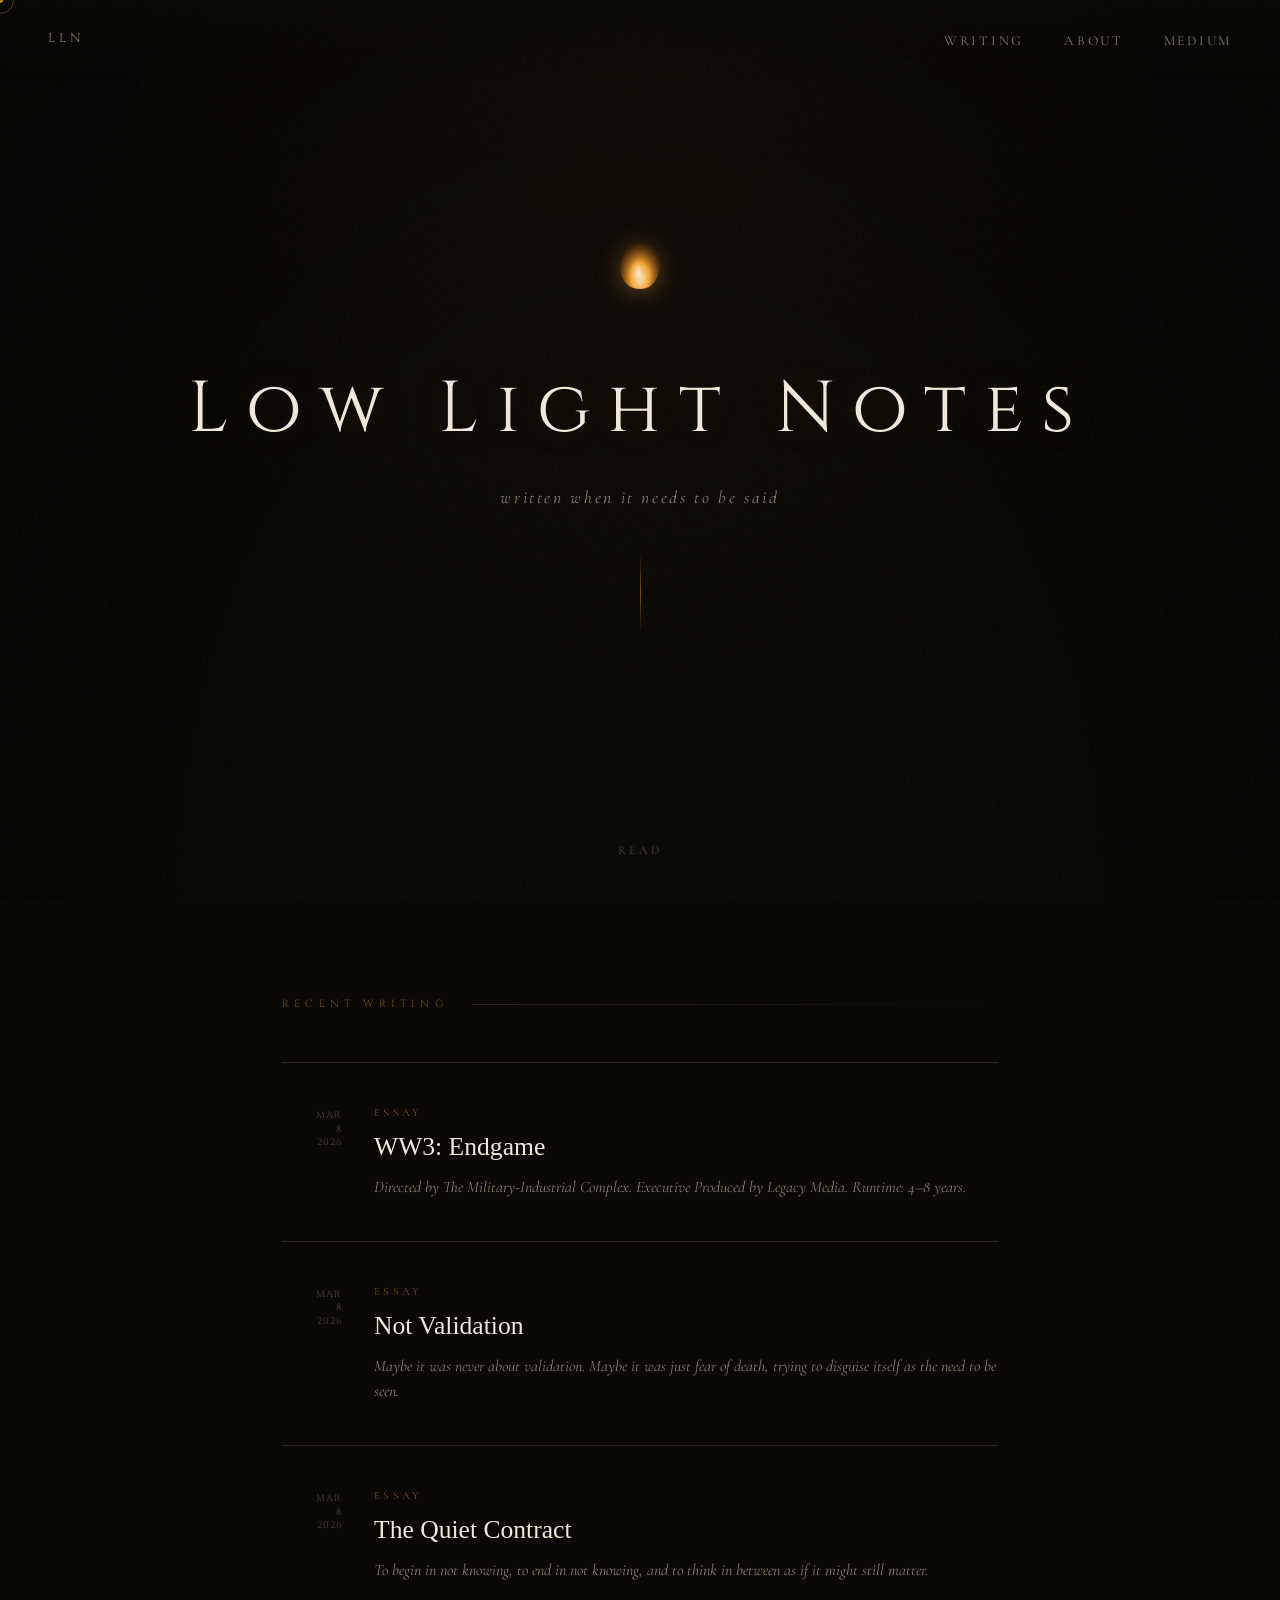
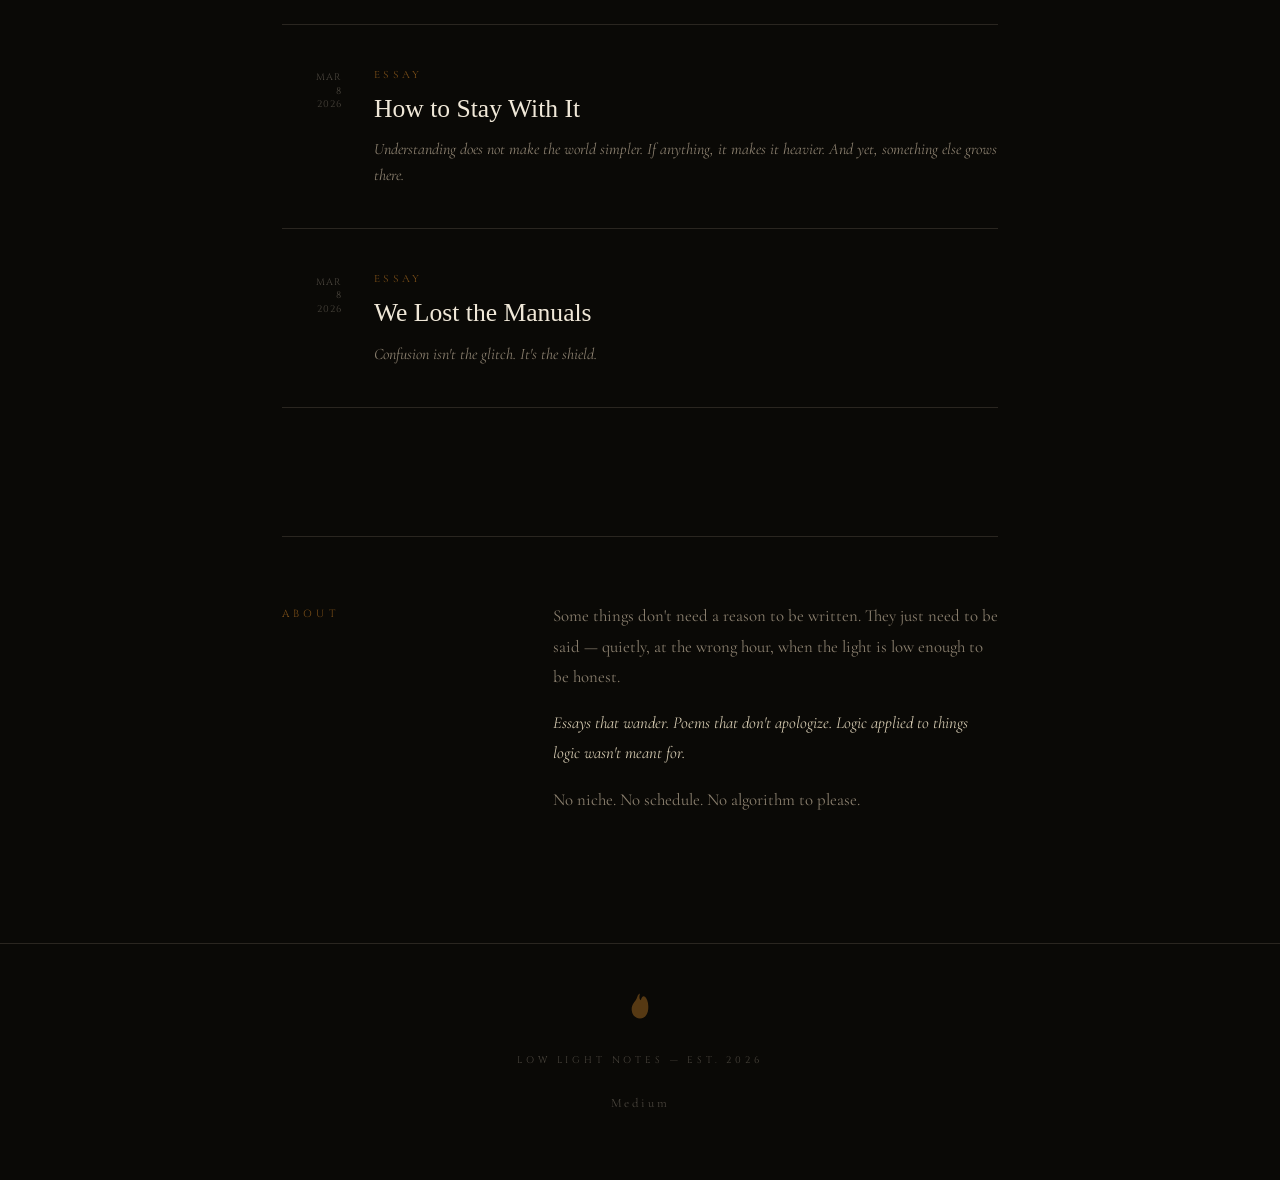
<file: index.html>
<!DOCTYPE html>
<html lang="en">
<head>
  <meta charset="UTF-8">
  <meta name="viewport" content="width=device-width, initial-scale=1.0">
  <title>Low Light Notes</title>
  <link rel="preconnect" href="https://fonts.googleapis.com">
  <link href="https://fonts.googleapis.com/css2?family=Cormorant+Garamond:ital,wght@0,300;0,400;1,300;1,400&family=Cinzel:wght@400;500&family=IM+Fell+English:ital@0;1&display=swap" rel="stylesheet">
  <style>
    *, *::before, *::after { margin: 0; padding: 0; box-sizing: border-box; }

    :root {
      --black: #0a0906;
      --deep: #111009;
      --ember: #c8832a;
      --ember-dim: #7a4e18;
      --ash: #2a2620;
      --smoke: #4a453d;
      --parchment: #d4c9b0;
      --pale: #8a7f6e;
      --cream: #f0e8d8;
    }

    html { scroll-behavior: smooth; }

    body {
      background: var(--black);
      color: var(--parchment);
      font-family: 'Cormorant Garamond', Georgia, serif;
      font-size: 18px;
      line-height: 1.7;
      min-height: 100vh;
      overflow-x: hidden;
      cursor: none;
    }

    /* Custom cursor */
    .cursor {
      position: fixed;
      width: 6px;
      height: 6px;
      background: var(--ember);
      border-radius: 50%;
      pointer-events: none;
      z-index: 9999;
      transition: transform 0.15s ease, opacity 0.3s ease;
      transform: translate(-50%, -50%);
    }
    .cursor-ring {
      position: fixed;
      width: 28px;
      height: 28px;
      border: 1px solid rgba(200, 131, 42, 0.4);
      border-radius: 50%;
      pointer-events: none;
      z-index: 9998;
      transition: transform 0.4s ease, width 0.3s ease, height 0.3s ease, opacity 0.3s ease;
      transform: translate(-50%, -50%);
    }

    /* Grain overlay */
    body::before {
      content: '';
      position: fixed;
      inset: 0;
      background-image: url("data:image/svg+xml,%3Csvg viewBox='0 0 256 256' xmlns='http://www.w3.org/2000/svg'%3E%3Cfilter id='noise'%3E%3CfeTurbulence type='fractalNoise' baseFrequency='0.9' numOctaves='4' stitchTiles='stitch'/%3E%3C/filter%3E%3Crect width='100%25' height='100%25' filter='url(%23noise)' opacity='0.04'/%3E%3C/svg%3E");
      pointer-events: none;
      z-index: 1000;
      opacity: 0.6;
    }

    /* Flame vignette */
    body::after {
      content: '';
      position: fixed;
      inset: 0;
      background: radial-gradient(ellipse at 50% 0%, rgba(200, 131, 42, 0.04) 0%, transparent 60%),
                  radial-gradient(ellipse at 50% 100%, transparent 40%, rgba(0,0,0,0.6) 100%);
      pointer-events: none;
      z-index: 1;
    }

    /* Header */
    header {
      position: relative;
      min-height: 100vh;
      display: flex;
      flex-direction: column;
      align-items: center;
      justify-content: center;
      padding: 4rem 2rem;
      z-index: 2;
    }

    .flame-container {
      position: relative;
      margin-bottom: 3rem;
      opacity: 0;
      animation: fadeUp 1.8s ease forwards 0.3s;
    }

    .flame-svg {
      width: 48px;
      height: 64px;
      filter: drop-shadow(0 0 12px rgba(200, 131, 42, 0.6));
    }

    @keyframes flicker {
      0%, 100% { transform: scaleX(1) scaleY(1) rotate(-0.5deg); filter: drop-shadow(0 0 10px rgba(200,131,42,0.5)); }
      25% { transform: scaleX(0.97) scaleY(1.02) rotate(0.5deg); filter: drop-shadow(0 0 16px rgba(200,131,42,0.7)); }
      50% { transform: scaleX(1.02) scaleY(0.99) rotate(-0.3deg); filter: drop-shadow(0 0 8px rgba(200,131,42,0.4)); }
      75% { transform: scaleX(0.98) scaleY(1.01) rotate(0.4deg); filter: drop-shadow(0 0 14px rgba(200,131,42,0.65)); }
    }

    .flame-svg { animation: flicker 3s ease-in-out infinite; }

    .site-title {
      font-family: 'Cinzel', serif;
      font-size: clamp(2rem, 6vw, 4.5rem);
      font-weight: 400;
      letter-spacing: 0.25em;
      color: var(--cream);
      text-align: center;
      opacity: 0;
      animation: fadeUp 1.8s ease forwards 0.6s;
      text-shadow: 0 0 40px rgba(200, 131, 42, 0.15);
    }

    .site-subtitle {
      font-family: 'Cormorant Garamond', serif;
      font-style: italic;
      font-size: clamp(0.9rem, 2vw, 1.1rem);
      color: var(--pale);
      letter-spacing: 0.15em;
      margin-top: 0.75rem;
      text-align: center;
      opacity: 0;
      animation: fadeUp 1.8s ease forwards 0.9s;
    }

    .divider {
      width: 1px;
      height: 80px;
      background: linear-gradient(to bottom, transparent, var(--ember-dim), transparent);
      margin: 2.5rem auto;
      opacity: 0;
      animation: fadeUp 1.8s ease forwards 1.1s;
    }

    .scroll-hint {
      font-family: 'Cormorant Garamond', serif;
      font-size: 0.75rem;
      letter-spacing: 0.3em;
      text-transform: uppercase;
      color: var(--smoke);
      opacity: 0;
      animation: fadeUp 1.8s ease forwards 1.4s, pulse 3s ease-in-out infinite 2s;
      position: absolute;
      bottom: 2.5rem;
    }

    @keyframes pulse {
      0%, 100% { opacity: 0.4; }
      50% { opacity: 0.8; }
    }

    @keyframes fadeUp {
      from { opacity: 0; transform: translateY(20px); }
      to { opacity: 1; transform: translateY(0); }
    }

    /* Nav */
    nav {
      position: fixed;
      top: 0;
      left: 0;
      right: 0;
      padding: 1.5rem 3rem;
      display: flex;
      justify-content: space-between;
      align-items: center;
      z-index: 100;
      mix-blend-mode: normal;
    }

    nav::after {
      content: '';
      position: absolute;
      inset: 0;
      background: linear-gradient(to bottom, rgba(10,9,6,0.9), transparent);
      z-index: -1;
    }

    .nav-logo {
      font-family: 'Cinzel', serif;
      font-size: 0.8rem;
      letter-spacing: 0.3em;
      color: var(--pale);
      text-decoration: none;
      transition: color 0.3s;
    }
    .nav-logo:hover { color: var(--ember); }

    .nav-links {
      display: flex;
      gap: 2.5rem;
      list-style: none;
    }

    .nav-links a {
      font-family: 'Cormorant Garamond', serif;
      font-size: 0.85rem;
      letter-spacing: 0.2em;
      text-transform: uppercase;
      color: var(--pale);
      text-decoration: none;
      transition: color 0.3s;
      position: relative;
    }

    .nav-links a::after {
      content: '';
      position: absolute;
      bottom: -2px;
      left: 0;
      width: 0;
      height: 1px;
      background: var(--ember);
      transition: width 0.3s ease;
    }

    .nav-links a:hover { color: var(--cream); }
    .nav-links a:hover::after { width: 100%; }

    /* Posts section */
    main {
      position: relative;
      z-index: 2;
      max-width: 780px;
      margin: 0 auto;
      padding: 6rem 2rem 8rem;
    }

    .section-label {
      font-family: 'Cinzel', serif;
      font-size: 0.65rem;
      letter-spacing: 0.5em;
      text-transform: uppercase;
      color: var(--ember-dim);
      margin-bottom: 3rem;
      display: flex;
      align-items: center;
      gap: 1.5rem;
    }

    .section-label::after {
      content: '';
      flex: 1;
      height: 1px;
      background: linear-gradient(to right, var(--ash), transparent);
    }

    /* Post cards */
    .post-list {
      display: flex;
      flex-direction: column;
      gap: 0;
    }

    .post-item {
      display: grid;
      grid-template-columns: 60px 1fr;
      gap: 0 2rem;
      padding: 2.5rem 0;
      border-bottom: 1px solid var(--ash);
      text-decoration: none;
      position: relative;
      transition: background 0.4s;
      cursor: none;
    }

    .post-item::before {
      content: '';
      position: absolute;
      left: -2rem;
      right: -2rem;
      top: 0;
      bottom: 0;
      background: rgba(200, 131, 42, 0.03);
      opacity: 0;
      transition: opacity 0.4s;
    }

    .post-item:hover::before { opacity: 1; }

    .post-item:first-child { border-top: 1px solid var(--ash); }

    .post-date {
      font-family: 'Cinzel', serif;
      font-size: 0.6rem;
      letter-spacing: 0.1em;
      color: var(--smoke);
      text-align: right;
      padding-top: 0.4rem;
      line-height: 1.4;
      transition: color 0.3s;
    }

    .post-item:hover .post-date { color: var(--ember-dim); }

    .post-content { position: relative; }

    .post-tag {
      font-family: 'Cormorant Garamond', serif;
      font-size: 0.7rem;
      letter-spacing: 0.3em;
      text-transform: uppercase;
      color: var(--ember-dim);
      margin-bottom: 0.5rem;
      display: block;
      transition: color 0.3s;
    }

    .post-item:hover .post-tag { color: var(--ember); }

    .post-title {
      font-family: 'IM Fell English', Georgia, serif;
      font-size: clamp(1.2rem, 3vw, 1.6rem);
      font-weight: 400;
      color: var(--cream);
      line-height: 1.3;
      margin-bottom: 0.75rem;
      transition: color 0.3s;
    }

    .post-item:hover .post-title { color: #fff; }

    .post-excerpt {
      font-family: 'Cormorant Garamond', serif;
      font-style: italic;
      font-size: 1rem;
      color: var(--pale);
      line-height: 1.6;
    }

    .post-arrow {
      position: absolute;
      right: 0;
      top: 50%;
      transform: translateY(-50%) translateX(10px);
      opacity: 0;
      color: var(--ember);
      font-size: 1.2rem;
      transition: all 0.3s ease;
    }

    .post-item:hover .post-arrow {
      opacity: 1;
      transform: translateY(-50%) translateX(0);
    }

    /* About section */
    .about-section {
      margin-top: 8rem;
      padding-top: 4rem;
      border-top: 1px solid var(--ash);
      display: grid;
      grid-template-columns: 1fr 2fr;
      gap: 3rem;
      align-start: start;
    }

    .about-label {
      font-family: 'Cinzel', serif;
      font-size: 0.65rem;
      letter-spacing: 0.4em;
      text-transform: uppercase;
      color: var(--ember-dim);
      padding-top: 0.3rem;
    }

    .about-text {
      font-family: 'Cormorant Garamond', serif;
      font-size: 1.05rem;
      color: var(--pale);
      line-height: 1.8;
    }

    .about-text p + p { margin-top: 1rem; }

    .about-text em {
      color: var(--parchment);
      font-style: italic;
    }

    /* Footer */
    footer {
      position: relative;
      z-index: 2;
      text-align: center;
      padding: 3rem 2rem 4rem;
      border-top: 1px solid var(--ash);
    }

    .footer-flame {
      width: 20px;
      height: 28px;
      margin: 0 auto 1.5rem;
      opacity: 0.4;
      animation: flicker 4s ease-in-out infinite;
    }

    .footer-text {
      font-family: 'Cinzel', serif;
      font-size: 0.6rem;
      letter-spacing: 0.4em;
      color: var(--smoke);
      text-transform: uppercase;
    }

    .footer-links {
      display: flex;
      justify-content: center;
      gap: 2rem;
      margin-top: 1rem;
      list-style: none;
    }

    .footer-links a {
      font-family: 'Cormorant Garamond', serif;
      font-size: 0.8rem;
      letter-spacing: 0.2em;
      color: var(--smoke);
      text-decoration: none;
      transition: color 0.3s;
    }

    .footer-links a:hover { color: var(--ember); }

    /* Responsive */
    @media (max-width: 600px) {
      nav { padding: 1.2rem 1.5rem; }
      .nav-links { gap: 1.5rem; }
      .post-item { grid-template-columns: 45px 1fr; gap: 0 1rem; }
      .about-section { grid-template-columns: 1fr; gap: 1rem; }
    }
  </style>
</head>
<body>

  <div class="cursor" id="cursor"></div>
  <div class="cursor-ring" id="cursorRing"></div>

  <nav>
    <a href="index.html" class="nav-logo">LLN</a>
    <ul class="nav-links">
      <li><a href="#writing">Writing</a></li>
      <li><a href="#about">About</a></li>
      <li><a href="https://medium.com/@lowlightnotes" target="_blank">Medium</a></li>
    </ul>
  </nav>

  <header>
    <div class="flame-container">
      <svg class="flame-svg" viewBox="0 0 48 64" fill="none" xmlns="http://www.w3.org/2000/svg">
        <defs>
          <radialGradient id="fg" cx="50%" cy="80%" r="60%">
            <stop offset="0%" stop-color="#ffecd0"/>
            <stop offset="40%" stop-color="#f0a030"/>
            <stop offset="100%" stop-color="#8b3a0a" stop-opacity="0"/>
          </radialGradient>
          <radialGradient id="fg2" cx="50%" cy="70%" r="50%">
            <stop offset="0%" stop-color="#fff5e0" stop-opacity="0.8"/>
            <stop offset="100%" stop-color="#f0a030" stop-opacity="0"/>
          </radialGradient>
        </defs>
        <path d="M24 62 C10 62 4 50 4 40 C4 28 12 22 16 14 C18 10 18 4 24 2 C24 2 20 14 26 18 C28 10 32 6 36 10 C40 14 44 22 44 34 C44 50 38 62 24 62Z" fill="url(#fg)"/>
        <path d="M24 55 C16 55 13 46 14 38 C15 32 19 28 22 24 C22 32 26 34 28 30 C32 36 31 46 24 55Z" fill="url(#fg2)"/>
      </svg>
    </div>

    <h1 class="site-title">Low Light Notes</h1>
    <p class="site-subtitle">written when it needs to be said</p>
    <div class="divider"></div>
    <span class="scroll-hint">Read</span>
  </header>

  <main id="writing">
    <div class="section-label">Recent writing</div>

    <div class="post-list" id="post-list">
      <p style="color:var(--smoke);font-style:italic;padding:2rem 0;">Loading posts...</p>
    </div>

    <div class="about-section" id="about">
      <div class="about-label">About</div>
      <div class="about-text">
        <p>Some things don't need a reason to be written. They just need to be said — quietly, at the wrong hour, when the light is low enough to be honest.</p>
        <p><em>Essays that wander. Poems that don't apologize. Logic applied to things logic wasn't meant for.</em></p>
        <p>No niche. No schedule. No algorithm to please.</p>
      </div>
    </div>
  </main>

  <footer>
    <svg class="footer-flame" viewBox="0 0 48 64" fill="none" xmlns="http://www.w3.org/2000/svg">
      <path d="M24 62 C10 62 4 50 4 40 C4 28 12 22 16 14 C18 10 18 4 24 2 C24 2 20 14 26 18 C28 10 32 6 36 10 C40 14 44 22 44 34 C44 50 38 62 24 62Z" fill="#c8832a"/>
    </svg>
    <p class="footer-text">Low Light Notes &mdash; Est. 2026</p>
    <ul class="footer-links">
      <li><a href="https://medium.com/@lowlightnotes" target="_blank">Medium</a></li>
    </ul>
  </footer>

  <script>
    // Load posts from posts.json
    fetch('posts.json')
      .then(r => r.json())
      .then(posts => {
        const list = document.getElementById('post-list');
        if (!posts.length) { list.innerHTML = '<p style="color:var(--smoke);font-style:italic;padding:2rem 0;">No posts yet.</p>'; return; }
        list.innerHTML = posts.map(p => {
          const d = new Date(p.date);
          const mon = d.toLocaleString('en', {month:'short'}).toUpperCase();
          const day = d.getDate();
          const yr  = d.getFullYear();
          return `
          <a href="posts/${p.slug}.html" class="post-item">
            <div class="post-date">${mon}<br>${day}<br>${yr}</div>
            <div class="post-content">
              <span class="post-tag">${p.tag}</span>
              <h2 class="post-title">${p.title}</h2>
              <p class="post-excerpt">${p.excerpt}</p>
              <span class="post-arrow">→</span>
            </div>
          </a>`;
        }).join('');
      })
      .catch(() => {
        document.getElementById('post-list').innerHTML = '<p style="color:var(--smoke);font-style:italic;padding:2rem 0;">posts.json not found.</p>';
      });

    const cursor = document.getElementById('cursor');
    const ring = document.getElementById('cursorRing');
    let mx = 0, my = 0, rx = 0, ry = 0;

    document.addEventListener('mousemove', e => {
      mx = e.clientX; my = e.clientY;
      cursor.style.left = mx + 'px';
      cursor.style.top = my + 'px';
    });

    function animateRing() {
      rx += (mx - rx) * 0.12;
      ry += (my - ry) * 0.12;
      ring.style.left = rx + 'px';
      ring.style.top = ry + 'px';
      requestAnimationFrame(animateRing);
    }
    animateRing();

    document.querySelectorAll('a').forEach(el => {
      el.addEventListener('mouseenter', () => {
        cursor.style.transform = 'translate(-50%, -50%) scale(2)';
        ring.style.width = '48px';
        ring.style.height = '48px';
        ring.style.borderColor = 'rgba(200,131,42,0.7)';
      });
      el.addEventListener('mouseleave', () => {
        cursor.style.transform = 'translate(-50%, -50%) scale(1)';
        ring.style.width = '28px';
        ring.style.height = '28px';
        ring.style.borderColor = 'rgba(200,131,42,0.4)';
      });
    });
  </script>
<script src="audio.js"></script>
  
</body>
</html>
</file>
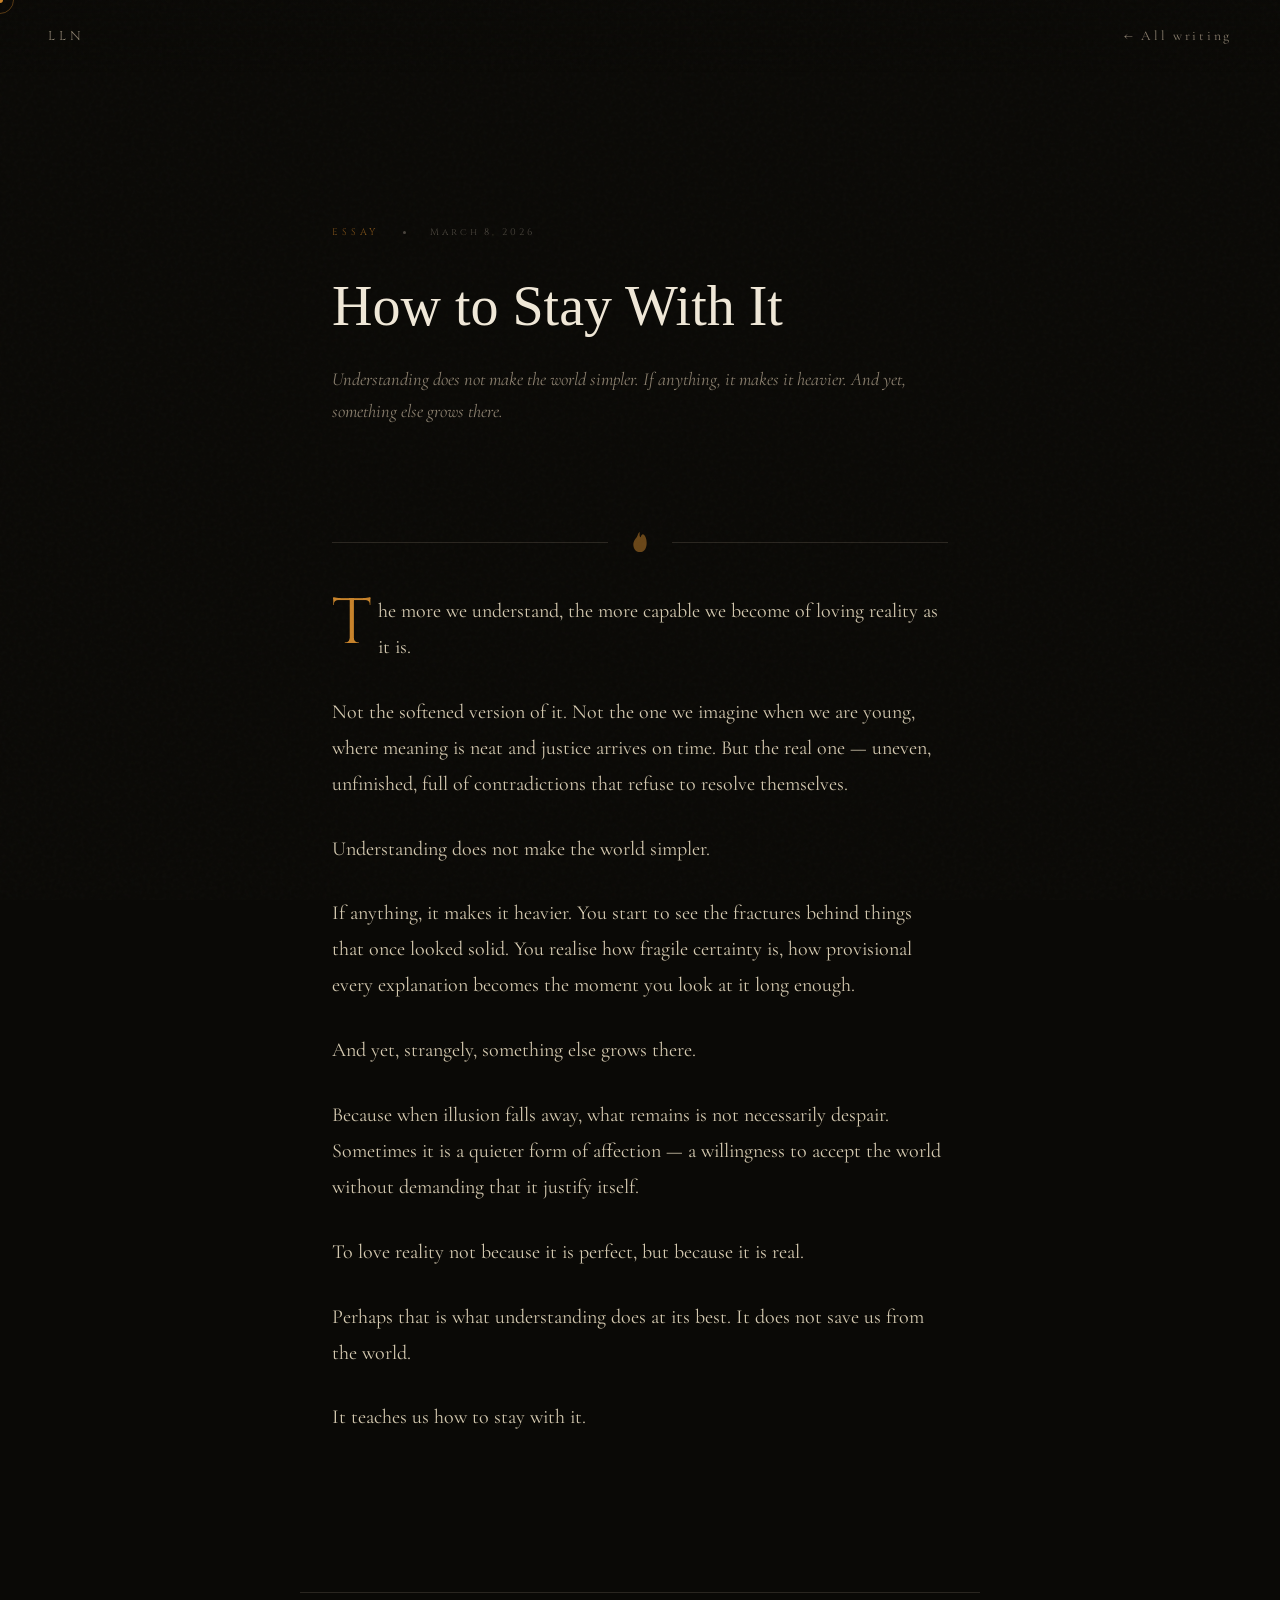
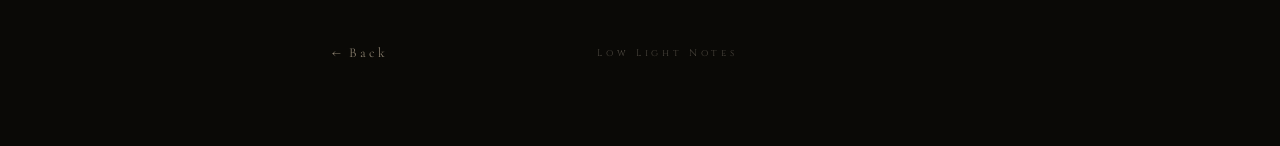
<file: posts/how-to-stay-with-it.html>
<!DOCTYPE html>
<html lang="en">
<head>
  <meta charset="UTF-8">
  <meta name="viewport" content="width=device-width, initial-scale=1.0">
  <title>How to Stay With It — Low Light Notes</title>
  <link rel="preconnect" href="https://fonts.googleapis.com">
  <link href="https://fonts.googleapis.com/css2?family=Cormorant+Garamond:ital,wght@0,300;0,400;1,300;1,400&family=Cinzel:wght@400;500&family=IM+Fell+English:ital@0;1&display=swap" rel="stylesheet">
  <link rel="stylesheet" href="../style.css">
</head>
<body>
  <div class="cursor" id="cursor"></div>
  <div class="cursor-ring" id="cursorRing"></div>
  <nav>
    <a href="../index.html" class="nav-logo">LLN</a>
    <a href="../index.html" class="nav-back">← All writing</a>
  </nav>
  <article>
    <div class="post-hero">
      <div class="post-meta">
        <span class="post-tag">Essay</span>
        <div class="meta-dot"></div>
        <span class="post-date-text">March 8, 2026</span>
      </div>
      <h1>How to Stay With It</h1>
      <p class="post-lede">Understanding does not make the world simpler. If anything, it makes it heavier. And yet, something else grows there.</p>
    </div>
    
    <div class="post-divider">
      <svg class="divider-flame" viewBox="0 0 48 64" fill="none"><path d="M24 62 C10 62 4 50 4 40 C4 28 12 22 16 14 C18 10 18 4 24 2 C24 2 20 14 26 18 C28 10 32 6 36 10 C40 14 44 22 44 34 C44 50 38 62 24 62Z" fill="#c8832a"/></svg>
    </div>
    <div class="post-body">
      <p>The more we understand, the more capable we become of loving reality as it is.</p>
<p>Not the softened version of it. Not the one we imagine when we are young, where meaning is neat and justice arrives on time. But the real one — uneven, unfinished, full of contradictions that refuse to resolve themselves.</p>
<p>Understanding does not make the world simpler.</p>
<p>If anything, it makes it heavier. You start to see the fractures behind things that once looked solid. You realise how fragile certainty is, how provisional every explanation becomes the moment you look at it long enough.</p>
<p>And yet, strangely, something else grows there.</p>
<p>Because when illusion falls away, what remains is not necessarily despair. Sometimes it is a quieter form of affection — a willingness to accept the world without demanding that it justify itself.</p>
<p>To love reality not because it is perfect, but because it is real.</p>
<p>Perhaps that is what understanding does at its best. It does not save us from the world.</p>
<p>It teaches us how to stay with it.</p>
    </div>
  </article>
  <div class="post-footer">
    <a href="../index.html">← Back</a>
    <span class="post-footer-title">Low Light Notes</span>
    <span></span>
  </div>
  <script>
    const cursor = document.getElementById('cursor');
    const ring = document.getElementById('cursorRing');
    let mx=0,my=0,rx=0,ry=0;
    document.addEventListener('mousemove',e=>{mx=e.clientX;my=e.clientY;cursor.style.left=mx+'px';cursor.style.top=my+'px';});
    function animateRing(){rx+=(mx-rx)*0.12;ry+=(my-ry)*0.12;ring.style.left=rx+'px';ring.style.top=ry+'px';requestAnimationFrame(animateRing);}
    animateRing();
  </script>
<script src="../audio.js"></script>
</body>
</html>
</file>
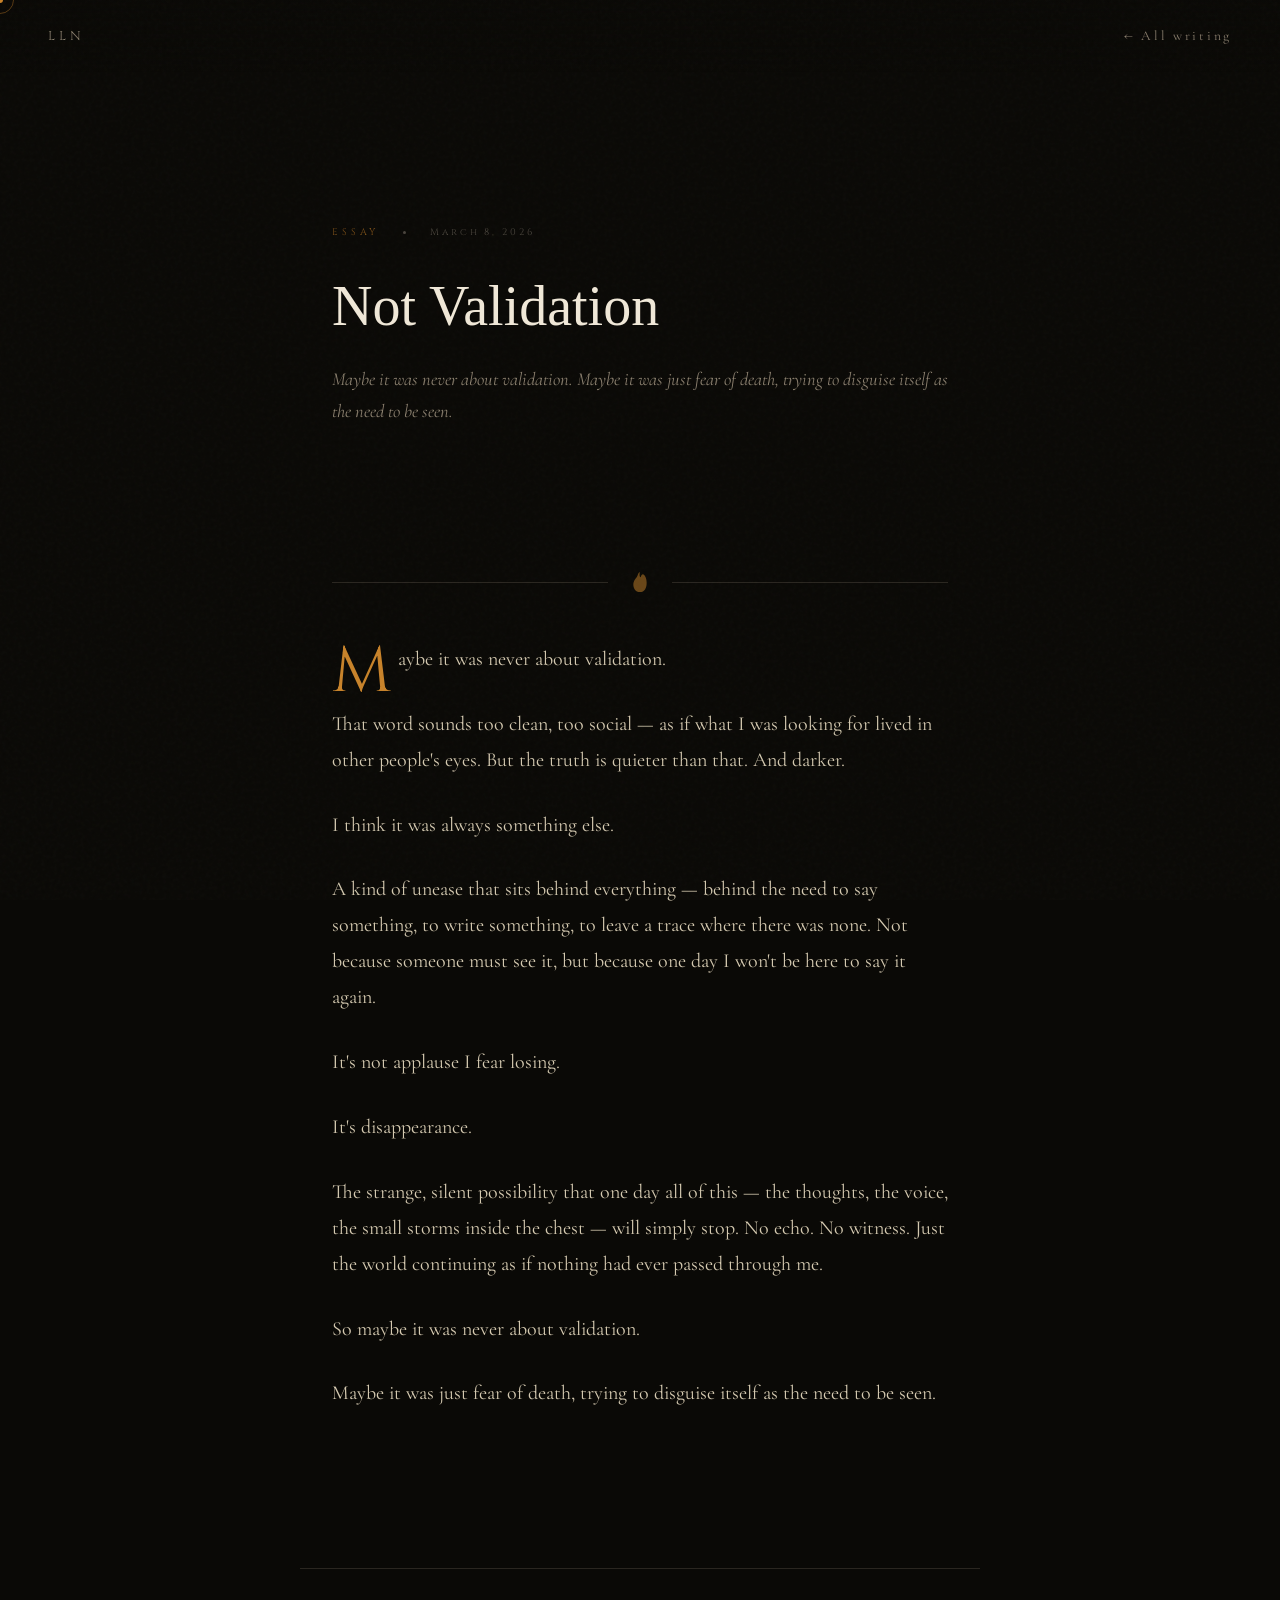
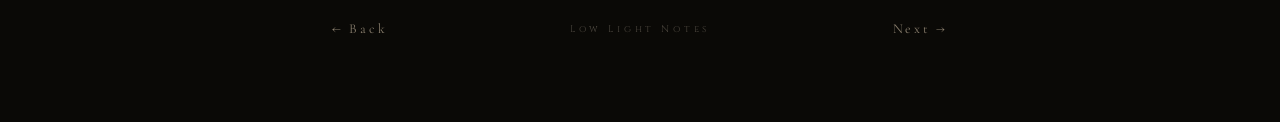
<file: posts/not-validation.html>
<!DOCTYPE html>
<html lang="en">
<head>
  <meta charset="UTF-8">
  <meta name="viewport" content="width=device-width, initial-scale=1.0">
  <title>Not Validation — Low Light Notes</title>
  <link rel="preconnect" href="https://fonts.googleapis.com">
  <link href="https://fonts.googleapis.com/css2?family=Cormorant+Garamond:ital,wght@0,300;0,400;1,300;1,400&family=Cinzel:wght@400;500&family=IM+Fell+English:ital@0;1&display=swap" rel="stylesheet">
  <style>
    *, *::before, *::after { margin: 0; padding: 0; box-sizing: border-box; }

    :root {
      --black: #0a0906;
      --deep: #111009;
      --ember: #c8832a;
      --ember-dim: #7a4e18;
      --ash: #2a2620;
      --smoke: #4a453d;
      --parchment: #d4c9b0;
      --pale: #8a7f6e;
      --cream: #f0e8d8;
    }

    html { scroll-behavior: smooth; }

    body {
      background: var(--black);
      color: var(--parchment);
      font-family: 'Cormorant Garamond', Georgia, serif;
      font-size: 20px;
      line-height: 1.8;
      min-height: 100vh;
      overflow-x: hidden;
      cursor: none;
    }

    .cursor {
      position: fixed;
      width: 6px; height: 6px;
      background: var(--ember);
      border-radius: 50%;
      pointer-events: none;
      z-index: 9999;
      transition: transform 0.15s ease;
      transform: translate(-50%, -50%);
    }
    .cursor-ring {
      position: fixed;
      width: 28px; height: 28px;
      border: 1px solid rgba(200, 131, 42, 0.4);
      border-radius: 50%;
      pointer-events: none;
      z-index: 9998;
      transition: transform 0.4s ease, width 0.3s, height 0.3s;
      transform: translate(-50%, -50%);
    }

    body::before {
      content: '';
      position: fixed;
      inset: 0;
      background-image: url("data:image/svg+xml,%3Csvg viewBox='0 0 256 256' xmlns='http://www.w3.org/2000/svg'%3E%3Cfilter id='noise'%3E%3CfeTurbulence type='fractalNoise' baseFrequency='0.9' numOctaves='4' stitchTiles='stitch'/%3E%3C/filter%3E%3Crect width='100%25' height='100%25' filter='url(%23noise)' opacity='0.04'/%3E%3C/svg%3E");
      pointer-events: none;
      z-index: 1000;
      opacity: 0.6;
    }

    /* Nav */
    nav {
      position: fixed;
      top: 0; left: 0; right: 0;
      padding: 1.5rem 3rem;
      display: flex;
      justify-content: space-between;
      align-items: center;
      z-index: 100;
    }
    nav::after {
      content: '';
      position: absolute;
      inset: 0;
      background: linear-gradient(to bottom, rgba(10,9,6,0.95), transparent);
      z-index: -1;
    }
    .nav-logo {
      font-family: 'Cinzel', serif;
      font-size: 0.8rem;
      letter-spacing: 0.3em;
      color: var(--pale);
      text-decoration: none;
      transition: color 0.3s;
    }
    .nav-logo:hover { color: var(--ember); }
    .nav-back {
      font-family: 'Cormorant Garamond', serif;
      font-size: 0.85rem;
      letter-spacing: 0.2em;
      color: var(--pale);
      text-decoration: none;
      transition: color 0.3s;
      display: flex;
      align-items: center;
      gap: 0.5rem;
    }
    .nav-back:hover { color: var(--cream); }

    /* Hero */
    .post-hero {
      padding: 14rem 2rem 6rem;
      max-width: 680px;
      margin: 0 auto;
      position: relative;
      z-index: 2;
    }

    .post-meta {
      display: flex;
      align-items: center;
      gap: 1.5rem;
      margin-bottom: 2rem;
      opacity: 0;
      animation: fadeUp 1.2s ease forwards 0.2s;
    }

    .post-tag {
      font-family: 'Cinzel', serif;
      font-size: 0.6rem;
      letter-spacing: 0.4em;
      text-transform: uppercase;
      color: var(--ember-dim);
    }

    .meta-dot {
      width: 3px; height: 3px;
      background: var(--smoke);
      border-radius: 50%;
    }

    .post-date-text {
      font-family: 'Cinzel', serif;
      font-size: 0.6rem;
      letter-spacing: 0.3em;
      color: var(--smoke);
    }

    .post-hero h1 {
      font-family: 'IM Fell English', Georgia, serif;
      font-size: clamp(2rem, 5vw, 3.5rem);
      font-weight: 400;
      color: var(--cream);
      line-height: 1.2;
      margin-bottom: 1.5rem;
      opacity: 0;
      animation: fadeUp 1.2s ease forwards 0.4s;
    }

    .post-lede {
      font-family: 'Cormorant Garamond', serif;
      font-style: italic;
      font-size: 1.15rem;
      color: var(--pale);
      line-height: 1.7;
      opacity: 0;
      animation: fadeUp 1.2s ease forwards 0.6s;
    }

    /* Divider */
    .post-divider {
      max-width: 680px;
      margin: 3rem auto;
      padding: 0 2rem;
      display: flex;
      align-items: center;
      gap: 1.5rem;
      opacity: 0;
      animation: fadeUp 1.2s ease forwards 0.8s;
      position: relative;
      z-index: 2;
    }

    .post-divider::before,
    .post-divider::after {
      content: '';
      flex: 1;
      height: 1px;
      background: var(--ash);
    }

    .divider-flame {
      width: 16px; height: 22px;
      opacity: 0.5;
    }

    /* Body */
    .post-body {
      max-width: 680px;
      margin: 0 auto;
      padding: 0 2rem 8rem;
      position: relative;
      z-index: 2;
      opacity: 0;
      animation: fadeUp 1.2s ease forwards 1s;
    }

    .post-body p {
      margin-bottom: 1.8rem;
      color: var(--parchment);
    }

    .post-body p:first-child::first-letter {
      font-family: 'Cinzel', serif;
      font-size: 4rem;
      float: left;
      line-height: 0.8;
      margin: 0.1em 0.1em 0 0;
      color: var(--ember);
    }

    .post-body em { color: var(--cream); font-style: italic; }
    .post-body strong { color: var(--cream); font-weight: 400; letter-spacing: 0.03em; }

    .post-body blockquote {
      border-left: 1px solid var(--ember-dim);
      padding: 0.5rem 0 0.5rem 1.5rem;
      margin: 2rem 0;
      font-style: italic;
      color: var(--pale);
    }

    /* Footer nav */
    .post-footer {
      max-width: 680px;
      margin: 0 auto;
      padding: 3rem 2rem 5rem;
      border-top: 1px solid var(--ash);
      display: flex;
      justify-content: space-between;
      align-items: center;
      position: relative;
      z-index: 2;
    }

    .post-footer a {
      font-family: 'Cormorant Garamond', serif;
      font-size: 0.85rem;
      letter-spacing: 0.2em;
      color: var(--pale);
      text-decoration: none;
      transition: color 0.3s;
    }
    .post-footer a:hover { color: var(--ember); }

    .post-footer-title {
      font-family: 'Cinzel', serif;
      font-size: 0.6rem;
      letter-spacing: 0.4em;
      color: var(--smoke);
      text-align: center;
    }

    @keyframes fadeUp {
      from { opacity: 0; transform: translateY(16px); }
      to { opacity: 1; transform: translateY(0); }
    }

    @media (max-width: 600px) {
      nav { padding: 1.2rem 1.5rem; }
      .post-hero { padding: 10rem 1.5rem 4rem; }
      .post-body { padding: 0 1.5rem 6rem; }
    }
  </style>
</head>
<body>

  <div class="cursor" id="cursor"></div>
  <div class="cursor-ring" id="cursorRing"></div>

  <nav>
    <a href="../index.html" class="nav-logo">LLN</a>
    <a href="../index.html" class="nav-back">← All writing</a>
  </nav>

  <article>
    <div class="post-hero">
      <div class="post-meta">
        <span class="post-tag">Essay</span>
        <div class="meta-dot"></div>
        <span class="post-date-text">March 8, 2026</span>
      </div>
      <h1>Not Validation</h1>
      <p class="post-lede">Maybe it was never about validation. Maybe it was just fear of death, trying to disguise itself as the need to be seen.</p>
    </div>

    <div class="post-divider">
      <svg class="divider-flame" viewBox="0 0 48 64" fill="none" xmlns="http://www.w3.org/2000/svg">
        <path d="M24 62 C10 62 4 50 4 40 C4 28 12 22 16 14 C18 10 18 4 24 2 C24 2 20 14 26 18 C28 10 32 6 36 10 C40 14 44 22 44 34 C44 50 38 62 24 62Z" fill="#c8832a"/>
      </svg>
    </div>

    <div class="post-body">
      <p>Maybe it was never about validation.</p>
      <p>That word sounds too clean, too social — as if what I was looking for lived in other people's eyes. But the truth is quieter than that. And darker.</p>
      <p>I think it was always something else.</p>
      <p>A kind of unease that sits behind everything — behind the need to say something, to write something, to leave a trace where there was none. Not because someone must see it, but because one day I won't be here to say it again.</p>
      <p>It's not applause I fear losing.</p>
      <p>It's disappearance.</p>
      <p>The strange, silent possibility that one day all of this — the thoughts, the voice, the small storms inside the chest — will simply stop. No echo. No witness. Just the world continuing as if nothing had ever passed through me.</p>
      <p>So maybe it was never about validation.</p>
      <p>Maybe it was just fear of death, trying to disguise itself as the need to be seen.</p>
    </div>
  </article>

  <div class="post-footer">
    <a href="../index.html">← Back</a>
    <span class="post-footer-title">Low Light Notes</span>
    <a href="the-quiet-contract.html">Next →</a>
  </div>

  <script>
    const cursor = document.getElementById('cursor');
    const ring = document.getElementById('cursorRing');
    let mx = 0, my = 0, rx = 0, ry = 0;
    document.addEventListener('mousemove', e => {
      mx = e.clientX; my = e.clientY;
      cursor.style.left = mx + 'px';
      cursor.style.top = my + 'px';
    });
    function animateRing() {
      rx += (mx - rx) * 0.12;
      ry += (my - ry) * 0.12;
      ring.style.left = rx + 'px';
      ring.style.top = ry + 'px';
      requestAnimationFrame(animateRing);
    }
    animateRing();
  </script>
<script src="../audio.js"></script>
  
</body>
</html>
</file>
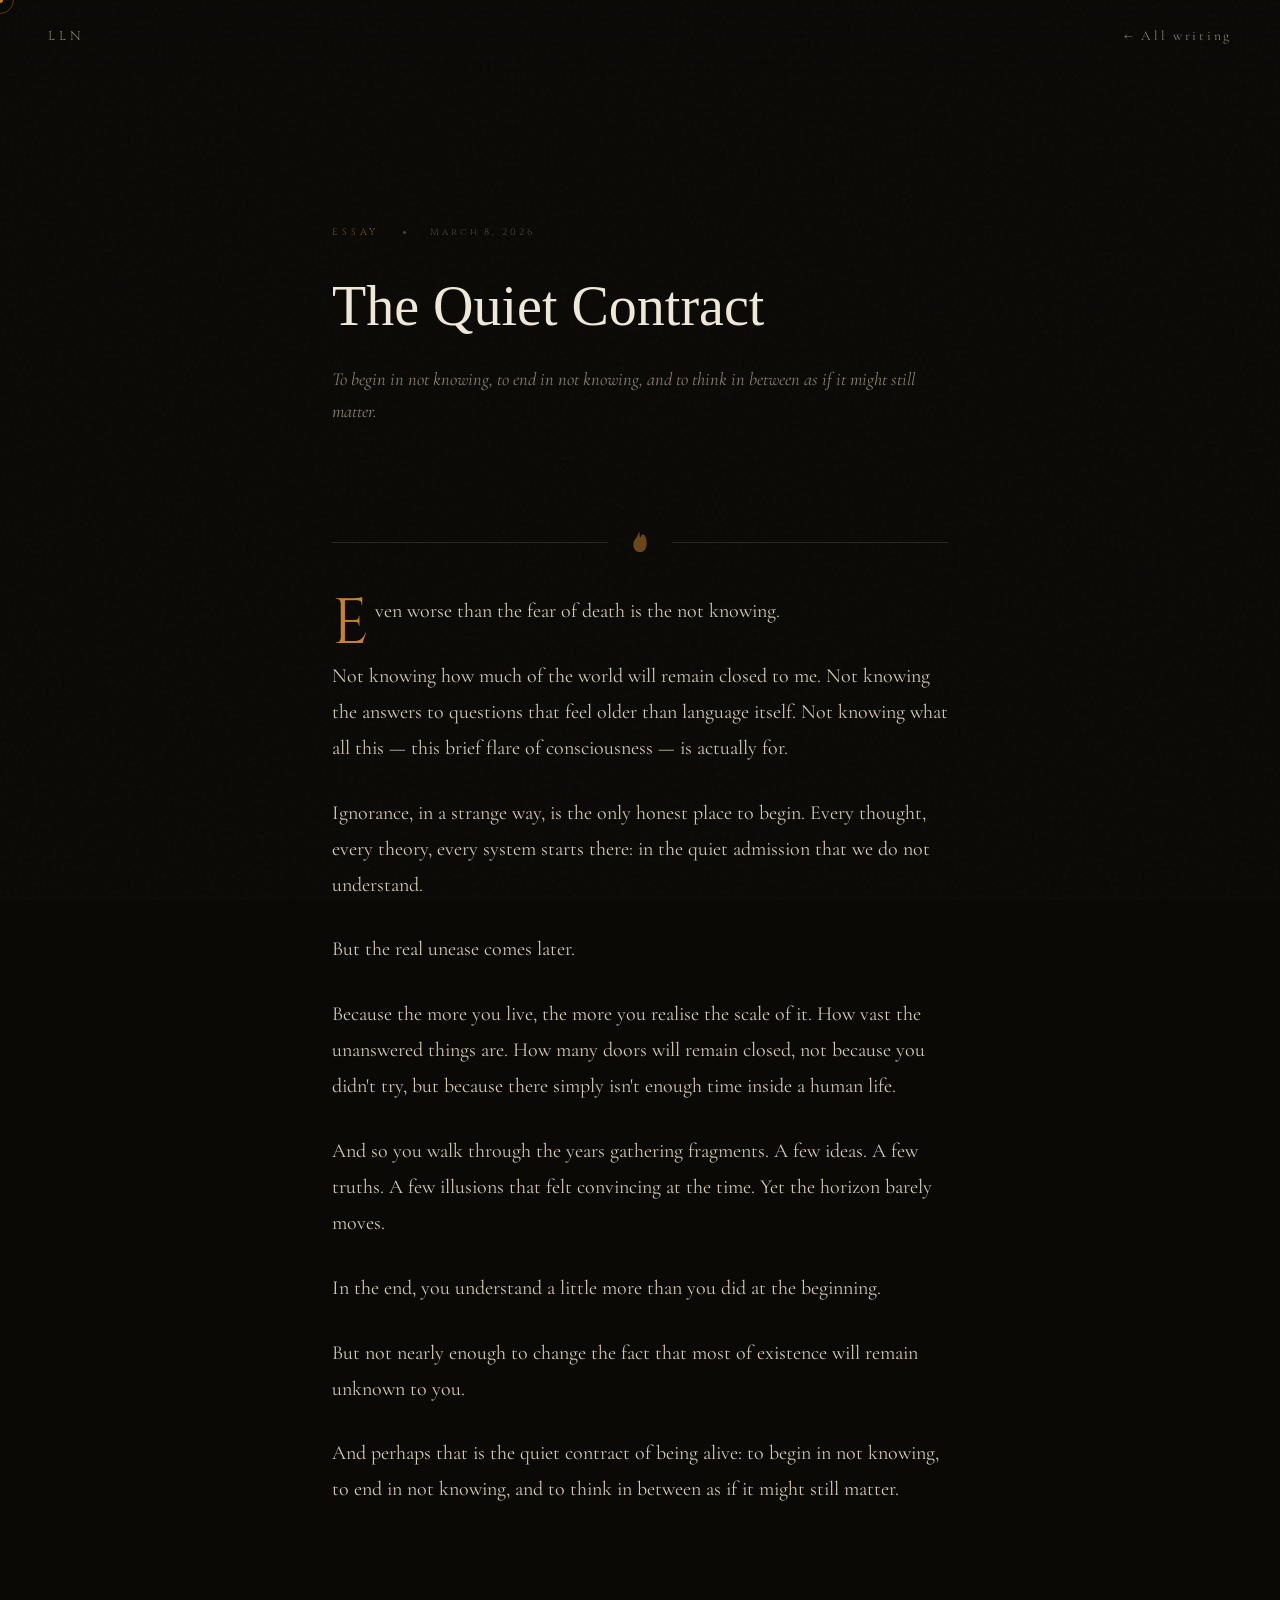
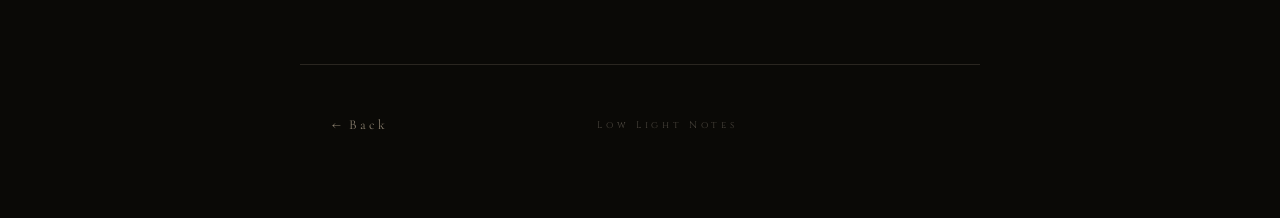
<file: posts/the-quiet-contract.html>
<!DOCTYPE html>
<html lang="en">
<head>
  <meta charset="UTF-8">
  <meta name="viewport" content="width=device-width, initial-scale=1.0">
  <title>The Quiet Contract — Low Light Notes</title>
  <link rel="preconnect" href="https://fonts.googleapis.com">
  <link href="https://fonts.googleapis.com/css2?family=Cormorant+Garamond:ital,wght@0,300;0,400;1,300;1,400&family=Cinzel:wght@400;500&family=IM+Fell+English:ital@0;1&display=swap" rel="stylesheet">
  <link rel="stylesheet" href="../style.css">
</head>
<body>
  <div class="cursor" id="cursor"></div>
  <div class="cursor-ring" id="cursorRing"></div>
  <nav>
    <a href="../index.html" class="nav-logo">LLN</a>
    <a href="../index.html" class="nav-back">← All writing</a>
  </nav>
  <article>
    <div class="post-hero">
      <div class="post-meta">
        <span class="post-tag">Essay</span>
        <div class="meta-dot"></div>
        <span class="post-date-text">March 8, 2026</span>
      </div>
      <h1>The Quiet Contract</h1>
      <p class="post-lede">To begin in not knowing, to end in not knowing, and to think in between as if it might still matter.</p>
    </div>
    
    <div class="post-divider">
      <svg class="divider-flame" viewBox="0 0 48 64" fill="none"><path d="M24 62 C10 62 4 50 4 40 C4 28 12 22 16 14 C18 10 18 4 24 2 C24 2 20 14 26 18 C28 10 32 6 36 10 C40 14 44 22 44 34 C44 50 38 62 24 62Z" fill="#c8832a"/></svg>
    </div>
    <div class="post-body">
      <p>Even worse than the fear of death is the not knowing.</p>
<p>Not knowing how much of the world will remain closed to me. Not knowing the answers to questions that feel older than language itself. Not knowing what all this — this brief flare of consciousness — is actually for.</p>
<p>Ignorance, in a strange way, is the only honest place to begin. Every thought, every theory, every system starts there: in the quiet admission that we do not understand.</p>
<p>But the real unease comes later.</p>
<p>Because the more you live, the more you realise the scale of it. How vast the unanswered things are. How many doors will remain closed, not because you didn't try, but because there simply isn't enough time inside a human life.</p>
<p>And so you walk through the years gathering fragments. A few ideas. A few truths. A few illusions that felt convincing at the time. Yet the horizon barely moves.</p>
<p>In the end, you understand a little more than you did at the beginning.</p>
<p>But not nearly enough to change the fact that most of existence will remain unknown to you.</p>
<p>And perhaps that is the quiet contract of being alive: to begin in not knowing, to end in not knowing, and to think in between as if it might still matter.</p>
    </div>
  </article>
  <div class="post-footer">
    <a href="../index.html">← Back</a>
    <span class="post-footer-title">Low Light Notes</span>
    <span></span>
  </div>
  <script>
    const cursor = document.getElementById('cursor');
    const ring = document.getElementById('cursorRing');
    let mx=0,my=0,rx=0,ry=0;
    document.addEventListener('mousemove',e=>{mx=e.clientX;my=e.clientY;cursor.style.left=mx+'px';cursor.style.top=my+'px';});
    function animateRing(){rx+=(mx-rx)*0.12;ry+=(my-ry)*0.12;ring.style.left=rx+'px';ring.style.top=ry+'px';requestAnimationFrame(animateRing);}
    animateRing();
  </script>
<script src="../audio.js"></script>
</body>
</html>
</file>
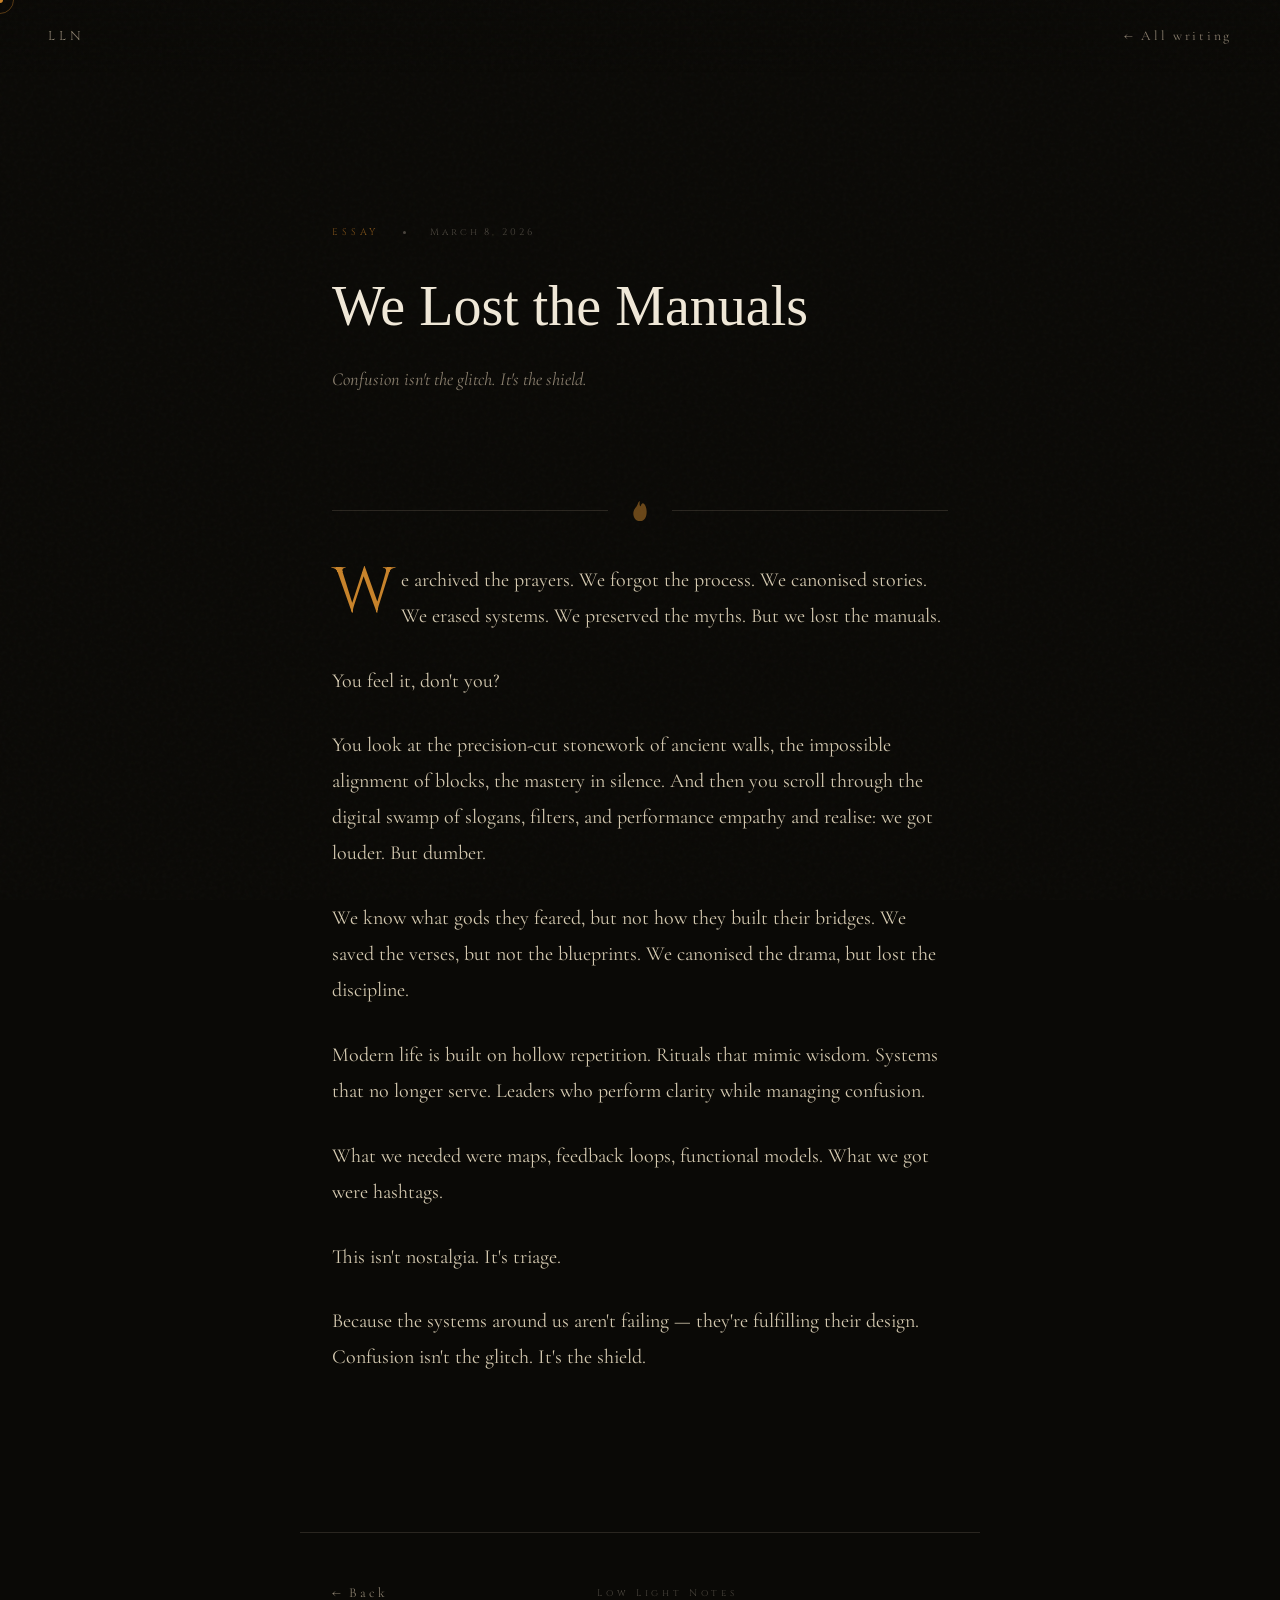
<file: posts/we-lost-the-manuals.html>
<!DOCTYPE html>
<html lang="en">
<head>
  <meta charset="UTF-8">
  <meta name="viewport" content="width=device-width, initial-scale=1.0">
  <title>We Lost the Manuals — Low Light Notes</title>
  <link rel="preconnect" href="https://fonts.googleapis.com">
  <link href="https://fonts.googleapis.com/css2?family=Cormorant+Garamond:ital,wght@0,300;0,400;1,300;1,400&family=Cinzel:wght@400;500&family=IM+Fell+English:ital@0;1&display=swap" rel="stylesheet">
  <link rel="stylesheet" href="../style.css">
</head>
<body>
  <div class="cursor" id="cursor"></div>
  <div class="cursor-ring" id="cursorRing"></div>
  <nav>
    <a href="../index.html" class="nav-logo">LLN</a>
    <a href="../index.html" class="nav-back">← All writing</a>
  </nav>
  <article>
    <div class="post-hero">
      <div class="post-meta">
        <span class="post-tag">Essay</span>
        <div class="meta-dot"></div>
        <span class="post-date-text">March 8, 2026</span>
      </div>
      <h1>We Lost the Manuals</h1>
      <p class="post-lede">Confusion isn't the glitch. It's the shield.</p>
    </div>
    
    <div class="post-divider">
      <svg class="divider-flame" viewBox="0 0 48 64" fill="none"><path d="M24 62 C10 62 4 50 4 40 C4 28 12 22 16 14 C18 10 18 4 24 2 C24 2 20 14 26 18 C28 10 32 6 36 10 C40 14 44 22 44 34 C44 50 38 62 24 62Z" fill="#c8832a"/></svg>
    </div>
    <div class="post-body">
      <p>We archived the prayers. We forgot the process. We canonised stories. We erased systems. We preserved the myths. But we lost the manuals.</p>
<p>You feel it, don't you?</p>
<p>You look at the precision-cut stonework of ancient walls, the impossible alignment of blocks, the mastery in silence. And then you scroll through the digital swamp of slogans, filters, and performance empathy and realise: we got louder. But dumber.</p>
<p>We know what gods they feared, but not how they built their bridges. We saved the verses, but not the blueprints. We canonised the drama, but lost the discipline.</p>
<p>Modern life is built on hollow repetition. Rituals that mimic wisdom. Systems that no longer serve. Leaders who perform clarity while managing confusion.</p>
<p>What we needed were maps, feedback loops, functional models. What we got were hashtags.</p>
<p>This isn't nostalgia. It's triage.</p>
<p>Because the systems around us aren't failing — they're fulfilling their design. Confusion isn't the glitch. It's the shield.</p>
    </div>
  </article>
  <div class="post-footer">
    <a href="../index.html">← Back</a>
    <span class="post-footer-title">Low Light Notes</span>
    <span></span>
  </div>
  <script>
    const cursor = document.getElementById('cursor');
    const ring = document.getElementById('cursorRing');
    let mx=0,my=0,rx=0,ry=0;
    document.addEventListener('mousemove',e=>{mx=e.clientX;my=e.clientY;cursor.style.left=mx+'px';cursor.style.top=my+'px';});
    function animateRing(){rx+=(mx-rx)*0.12;ry+=(my-ry)*0.12;ring.style.left=rx+'px';ring.style.top=ry+'px';requestAnimationFrame(animateRing);}
    animateRing();
  </script>
<script src="../audio.js"></script>
</body>
</html>
</file>
<file: style.css>
*, *::before, *::after { margin: 0; padding: 0; box-sizing: border-box; }

:root {
  --black: #0a0906;
  --deep: #111009;
  --ember: #c8832a;
  --ember-dim: #7a4e18;
  --ash: #2a2620;
  --smoke: #4a453d;
  --parchment: #d4c9b0;
  --pale: #8a7f6e;
  --cream: #f0e8d8;
}

html { scroll-behavior: smooth; }

body {
  background: var(--black);
  color: var(--parchment);
  font-family: 'Cormorant Garamond', Georgia, serif;
  font-size: 20px;
  line-height: 1.8;
  min-height: 100vh;
  overflow-x: hidden;
  cursor: none;
}

body::before {
  content: '';
  position: fixed;
  inset: 0;
  background-image: url("data:image/svg+xml,%3Csvg viewBox='0 0 256 256' xmlns='http://www.w3.org/2000/svg'%3E%3Cfilter id='noise'%3E%3CfeTurbulence type='fractalNoise' baseFrequency='0.9' numOctaves='4' stitchTiles='stitch'/%3E%3C/filter%3E%3Crect width='100%25' height='100%25' filter='url(%23noise)' opacity='0.04'/%3E%3C/svg%3E");
  pointer-events: none;
  z-index: 1000;
  opacity: 0.6;
}

.cursor {
  position: fixed;
  width: 6px; height: 6px;
  background: var(--ember);
  border-radius: 50%;
  pointer-events: none;
  z-index: 9999;
  transition: transform 0.15s ease;
  transform: translate(-50%, -50%);
}

.cursor-ring {
  position: fixed;
  width: 28px; height: 28px;
  border: 1px solid rgba(200, 131, 42, 0.4);
  border-radius: 50%;
  pointer-events: none;
  z-index: 9998;
  transition: transform 0.4s ease, width 0.3s, height 0.3s;
  transform: translate(-50%, -50%);
}

/* Nav */
nav {
  position: fixed;
  top: 0; left: 0; right: 0;
  padding: 1.5rem 3rem;
  display: flex;
  justify-content: space-between;
  align-items: center;
  z-index: 100;
}

nav::after {
  content: '';
  position: absolute;
  inset: 0;
  background: linear-gradient(to bottom, rgba(10,9,6,0.95), transparent);
  z-index: -1;
}

.nav-logo {
  font-family: 'Cinzel', serif;
  font-size: 0.8rem;
  letter-spacing: 0.3em;
  color: var(--pale);
  text-decoration: none;
  transition: color 0.3s;
}
.nav-logo:hover { color: var(--ember); }

.nav-back {
  font-family: 'Cormorant Garamond', serif;
  font-size: 0.85rem;
  letter-spacing: 0.2em;
  color: var(--pale);
  text-decoration: none;
  transition: color 0.3s;
}
.nav-back:hover { color: var(--cream); }

/* Post hero */
.post-hero {
  padding: 14rem 2rem 4rem;
  max-width: 680px;
  margin: 0 auto;
  position: relative;
  z-index: 2;
}

.post-meta {
  display: flex;
  align-items: center;
  gap: 1.5rem;
  margin-bottom: 2rem;
  opacity: 0;
  animation: fadeUp 1.2s ease forwards 0.2s;
}

.post-tag {
  font-family: 'Cinzel', serif;
  font-size: 0.6rem;
  letter-spacing: 0.4em;
  text-transform: uppercase;
  color: var(--ember-dim);
}

.meta-dot {
  width: 3px; height: 3px;
  background: var(--smoke);
  border-radius: 50%;
}

.post-date-text {
  font-family: 'Cinzel', serif;
  font-size: 0.6rem;
  letter-spacing: 0.3em;
  color: var(--smoke);
}

.post-hero h1 {
  font-family: 'IM Fell English', Georgia, serif;
  font-size: clamp(2rem, 5vw, 3.5rem);
  font-weight: 400;
  color: var(--cream);
  line-height: 1.2;
  margin-bottom: 1.5rem;
  opacity: 0;
  animation: fadeUp 1.2s ease forwards 0.4s;
}

.post-lede {
  font-family: 'Cormorant Garamond', serif;
  font-style: italic;
  font-size: 1.15rem;
  color: var(--pale);
  line-height: 1.7;
  opacity: 0;
  animation: fadeUp 1.2s ease forwards 0.6s;
}

/* Cover image */
.post-cover {
  max-width: 100%;
  margin: 0 auto;
  padding: 0;
  position: relative;
  z-index: 2;
  opacity: 0;
  animation: fadeUp 1.2s ease forwards 0.7s;
}

.post-cover img {
  width: 100%;
  height: auto;
  max-height: 80vh;
  object-fit: contain;
  display: block;
  filter: brightness(0.92);
}

.post-cover-caption {
  font-family: 'Cinzel', serif;
  font-size: 0.6rem;
  letter-spacing: 0.25em;
  color: var(--smoke);
  text-align: center;
  margin-top: 0.75rem;
  text-transform: uppercase;
}

/* Divider */
.post-divider {
  max-width: 680px;
  margin: 2.5rem auto;
  padding: 0 2rem;
  display: flex;
  align-items: center;
  gap: 1.5rem;
  opacity: 0;
  animation: fadeUp 1.2s ease forwards 0.8s;
  position: relative;
  z-index: 2;
}

.post-divider::before,
.post-divider::after {
  content: '';
  flex: 1;
  height: 1px;
  background: var(--ash);
}

.divider-flame {
  width: 16px; height: 22px;
  opacity: 0.5;
}

/* Body */
.post-body {
  max-width: 680px;
  margin: 0 auto;
  padding: 0 2rem 8rem;
  position: relative;
  z-index: 2;
  opacity: 0;
  animation: fadeUp 1.2s ease forwards 1s;
}

.post-body p {
  margin-bottom: 1.8rem;
  color: var(--parchment);
}

.post-body p:first-child::first-letter {
  font-family: 'Cinzel', serif;
  font-size: 4rem;
  float: left;
  line-height: 0.8;
  margin: 0.1em 0.1em 0 0;
  color: var(--ember);
}

.post-body em { color: var(--cream); font-style: italic; }
.post-body strong { color: var(--cream); font-weight: 400; letter-spacing: 0.03em; }

.post-body blockquote {
  border-left: 1px solid var(--ember-dim);
  padding: 0.5rem 0 0.5rem 1.5rem;
  margin: 2rem 0;
  font-style: italic;
  color: var(--pale);
}

/* Footer nav */
.post-footer {
  max-width: 680px;
  margin: 0 auto;
  padding: 3rem 2rem 5rem;
  border-top: 1px solid var(--ash);
  display: flex;
  justify-content: space-between;
  align-items: center;
  position: relative;
  z-index: 2;
}

.post-footer a {
  font-family: 'Cormorant Garamond', serif;
  font-size: 0.85rem;
  letter-spacing: 0.2em;
  color: var(--pale);
  text-decoration: none;
  transition: color 0.3s;
}
.post-footer a:hover { color: var(--ember); }

.post-footer-title {
  font-family: 'Cinzel', serif;
  font-size: 0.6rem;
  letter-spacing: 0.4em;
  color: var(--smoke);
  text-align: center;
}

@keyframes fadeUp {
  from { opacity: 0; transform: translateY(16px); }
  to { opacity: 1; transform: translateY(0); }
}

@media (max-width: 600px) {
  nav { padding: 1.2rem 1.5rem; }
  .post-hero { padding: 10rem 1.5rem 4rem; }
  .post-body { padding: 0 1.5rem 6rem; }
  .post-cover { padding: 0 1.5rem; }
}
</file>
